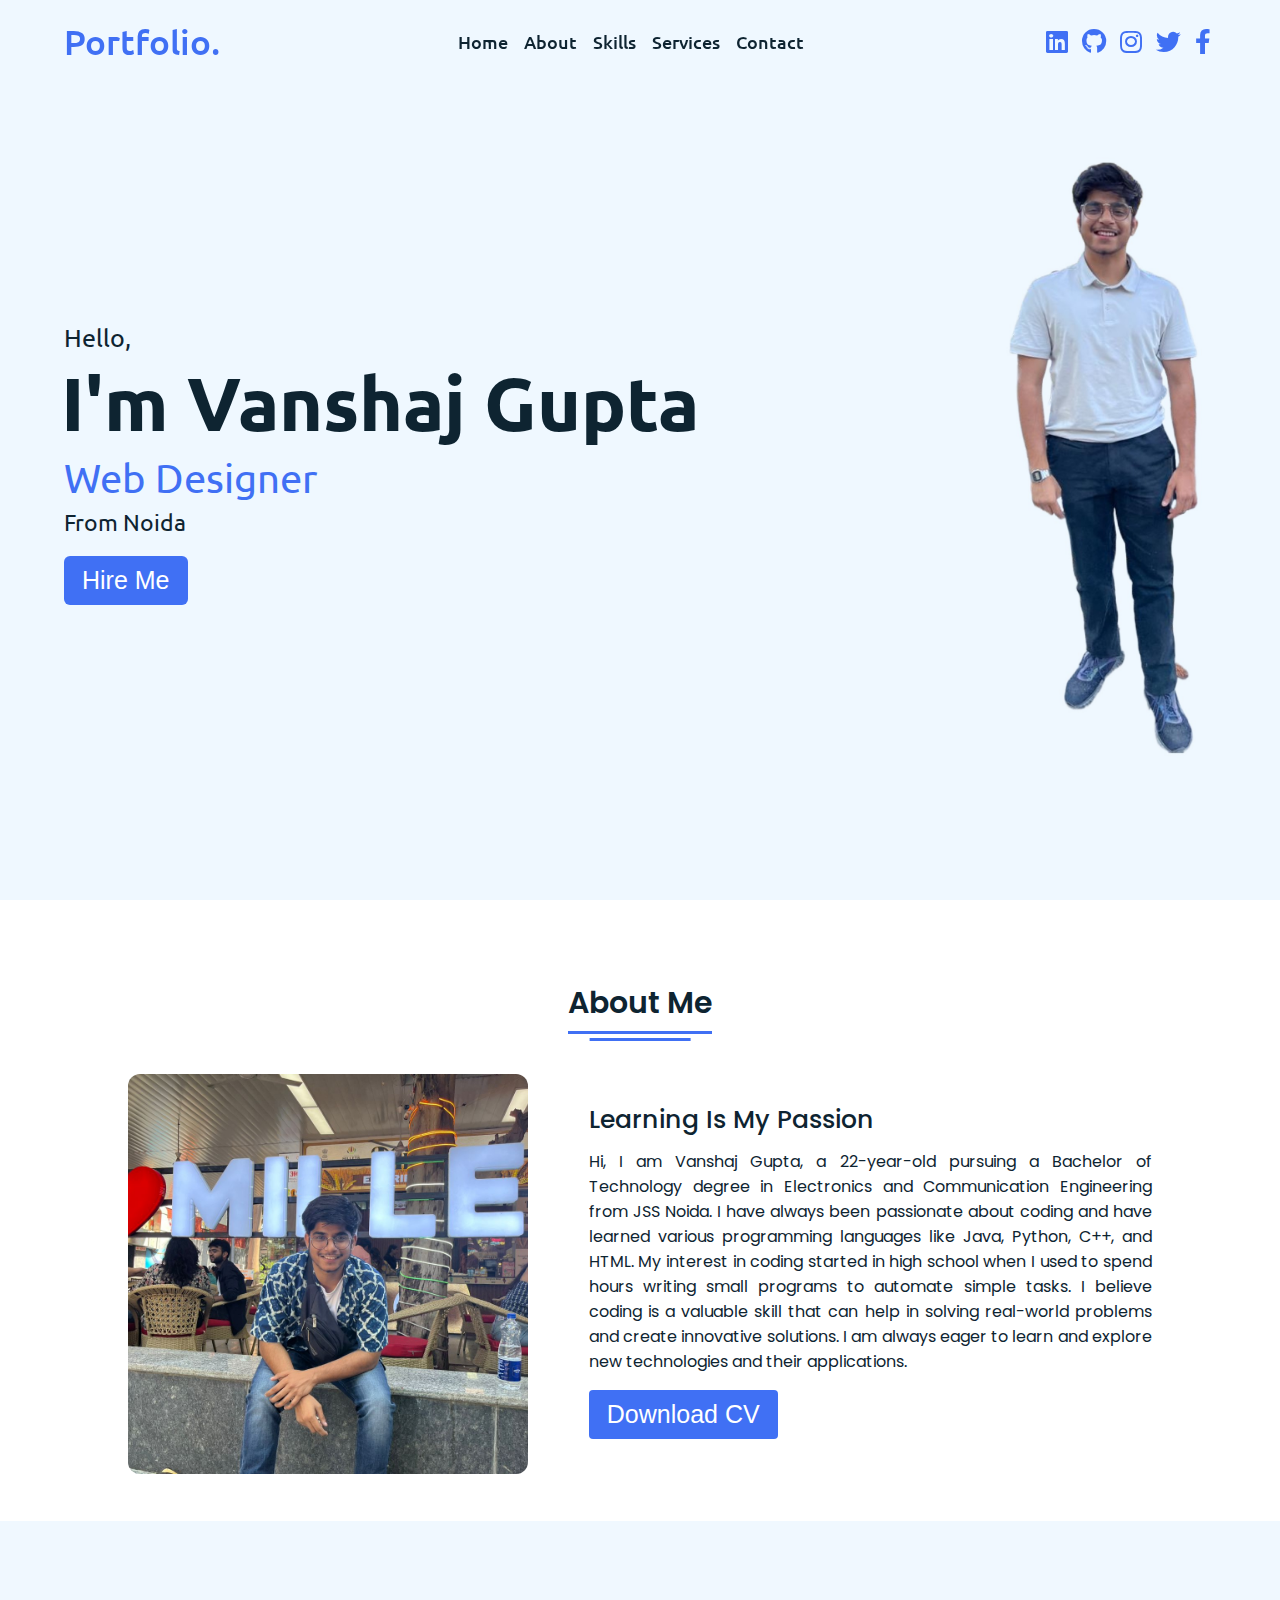
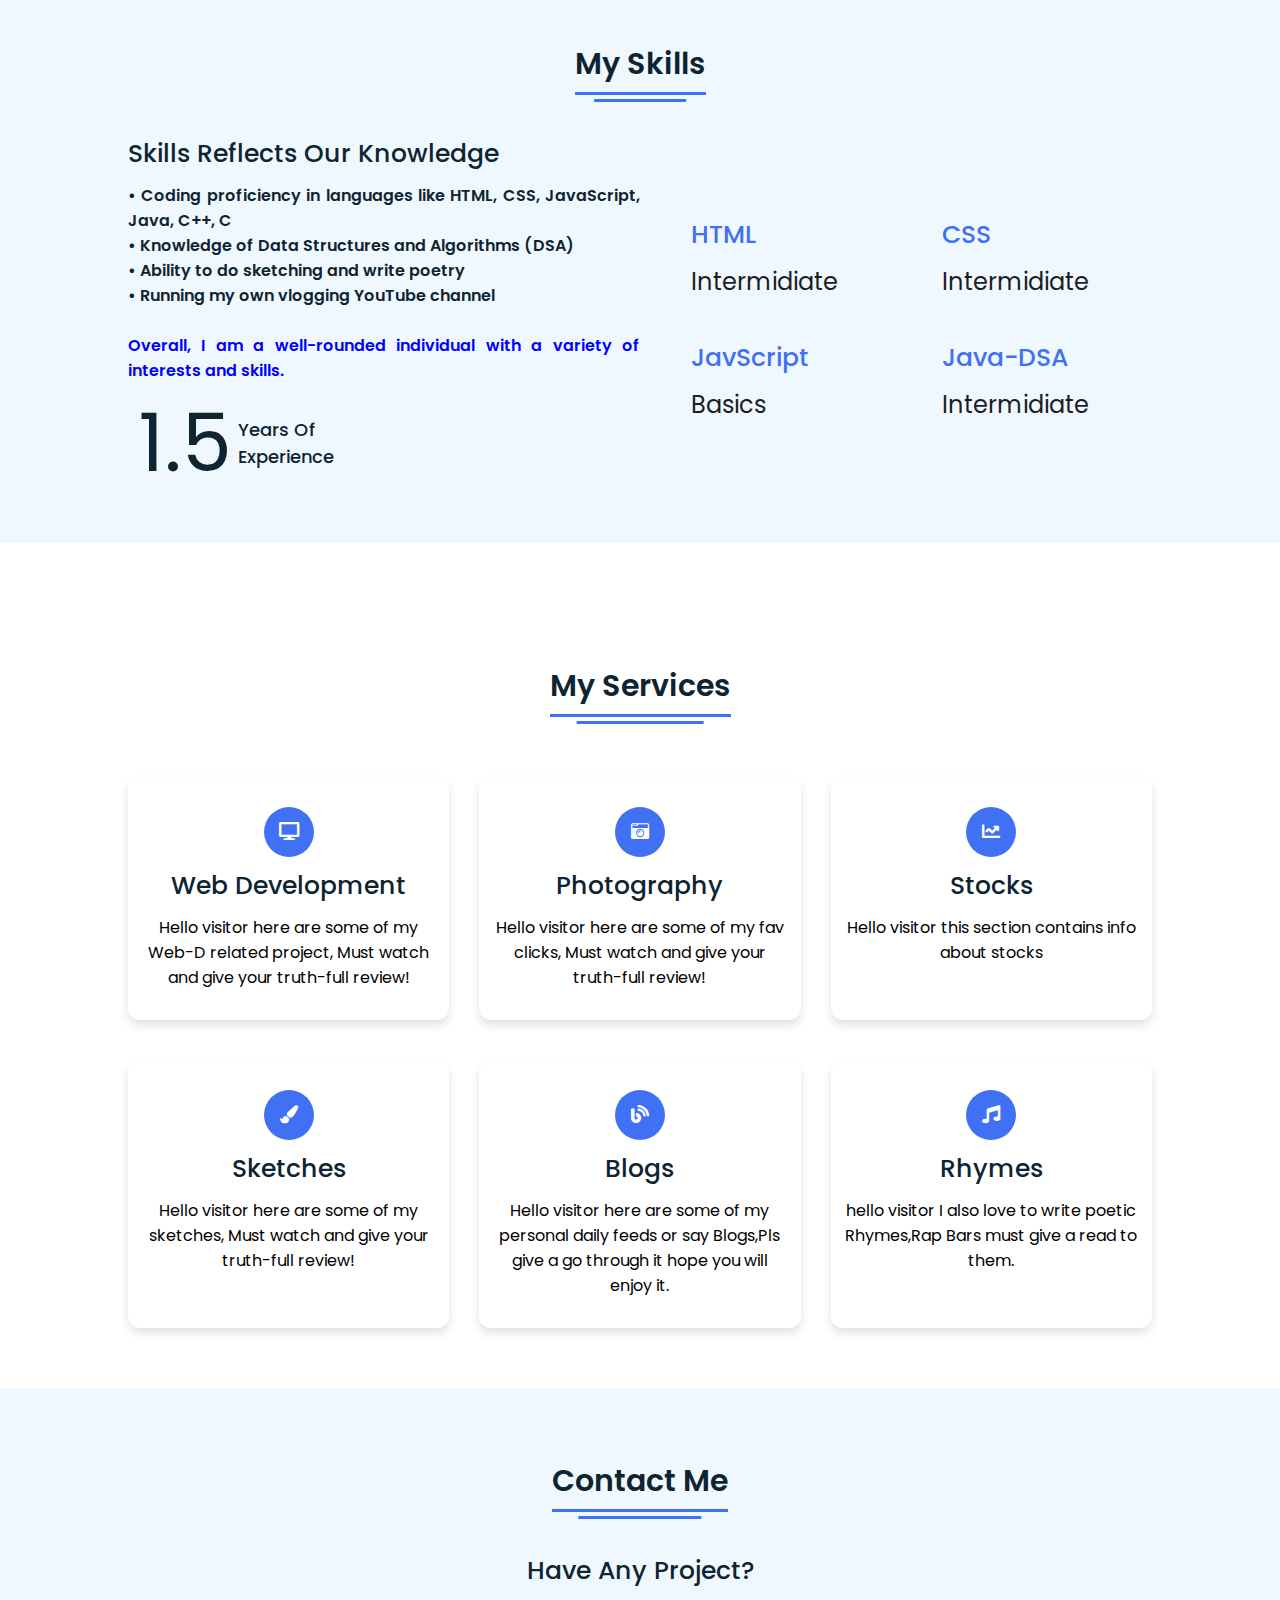
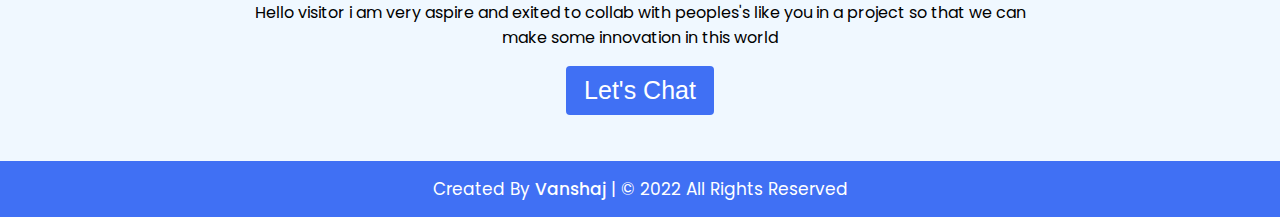
<file: index.html>
<!DOCTYPE html>
<html lang="en" dir="ltr">

<head>
    <meta charset="UTF-8">
    <meta name="viewport" content="width=device-width, initial-scale=1.0">
    <!-- Fontawesome CDN Link -->
    <link rel="stylesheet" href="https://cdnjs.cloudflare.com/ajax/libs/font-awesome/5.15.2/css/all.min.css" />
    <link rel="stylesheet" href="style.css">
    <title> itsyourvanshaj.in</title>
</head>

<body>
    <!-- Move to up button -->
    <div class="scroll-button">
        <a href="#home"><i class="fas fa-arrow-up"></i></a>
    </div>
    <!-- navgaition menu -->
    <nav>
        <div class="navbar">
            <div class="logo"><a href="#">Portfolio.</a></div>
            <ul class="menu">
                <li><a href="#home">Home</a></li>
                <li><a href="#about">About</a></li>
                <li><a href="#skills">Skills</a></li>
                <li><a href="#services">Services</a></li>
                <li><a href="#contact">Contact</a></li>
                <div class="cancel-btn">
                    <i class="fas fa-times"></i>
                </div>
            </ul>
            <div class="media-icons">
                <a href="https://www.linkedin.com/in/vanshajgupta01/"><i class="fab fa-linkedin"></i></a>
                <a href="https://github.com/IMVanshajGupta"><i class="fab fa-github"></i></a>
                <a href="https://www.instagram.com/vanshajguptaa/"><i class="fab fa-instagram"></i></a>
                <a href="https://twitter.com/Vanshaj21216892"><i class="fab fa-twitter"></i></a>
                <a href="https://www.facebook.com/vanshaj.varshney.73"><i class="fab fa-facebook-f"></i></a>
            </div>
        </div>
        <div class="menu-btn">
            <i class="fas fa-bars"></i>
        </div>
    </nav>

    <!-- Home Section Start -->
    <section class="home" id="home">
        <div class="home-content">
            <div class="text">
                <div class="text-one">Hello,</div>
                <div class="text-two">I'm Vanshaj Gupta</div>
                <div class="text-three">Web Designer</div>
                <div class="text-four">From Noida</div>
            </div>
            <div class="button">
                <button class="hireBtn">Hire Me</button>
            </div>
        </div>
    </section>

    <!-- About Section Start -->
    <section class="about" id="about">
        <div class="content">
            <div class="title"><span>About Me</span></div>
            <div class="about-details">
                <div class="left">
                    <img src="images/about.jpg" alt="Profile-Photo">
                </div>
                <div class="right">
                    <div class="topic">Learning Is My Passion</div>
                    <p>Hi, I am Vanshaj Gupta, a 22-year-old pursuing a Bachelor of Technology degree in Electronics and
                        Communication Engineering from JSS Noida. I have always been passionate about coding and have
                        learned various programming languages like Java, Python, C++, and HTML. My interest in coding
                        started in high school when I used to spend hours writing small programs to automate simple
                        tasks. I believe coding is a valuable skill that can help in solving real-world problems and
                        create innovative solutions. I am always eager to learn and explore new technologies and their
                        applications.
                    </p>
                    <div class="button">
                        <button class="CVBtn">Download CV</button>
                    </div>
                </div>
            </div>
        </div>
    </section>

    <!-- My Skill Section Start -->
    <!-- Section Tag and Other Div will same where we need to put same CSS -->
    <section class="skills" id="skills">
        <div class="content">
            <div class="title"><span>My Skills</span></div>
            <div class="skills-details">
                <div class="text">
                    <div class="topic">Skills Reflects Our Knowledge</div>
                    <p style="font-weight: 600;">&#x2022 Coding proficiency in languages like HTML, CSS,
                        JavaScript, Java, C++, C </p>
                    <p style="font-weight: 600;">&#x2022 Knowledge of Data Structures and Algorithms (DSA) </p>
                    <p style="font-weight: 600;">&#x2022 Ability to do sketching and write poetry </p>
                    <p style="font-weight: 600;"> &#x2022 Running my own vlogging YouTube channel </p>
                    <br>
                    <p style="font-weight: 600;color:blue ;"> Overall, I am a well-rounded individual with a variety of
                        interests and skills.</p>

                    <div class="experience">
                        <div class="num">1.5</div>
                        <div class="exp">Years Of <br> Experience</div>
                    </div>
                </div>
                <div class="boxes">
                    <div class="box">
                        <div class="topic">HTML</div>
                        <div class="per">Intermidiate</div>
                    </div>
                    <div class="box">
                        <div class="topic">CSS</div>
                        <div class="per">Intermidiate</div>
                    </div>
                    <div class="box">
                        <div class="topic">JavScript</div>
                        <div class="per">Basics</div>
                    </div>
                    <div class="box">
                        <div class="topic">Java-DSA</div>
                        <div class="per">Intermidiate</div>
                    </div>
                </div>
            </div>
        </div>
    </section>

    <!-- My Services Section Start -->
    <section class="services" id="services">
        <div class="content">
            <div class="title"><span>My Services</span></div>
            <div class="boxes">
                <div class="box web-development">
                    <div class="icon">
                        <i class="fas fa-desktop"></i>
                    </div>
                    <div class="topic">Web Development</div>
                    <p>Hello visitor here are some of my Web-D related project, Must watch and give your truth-full
                        review!
                    </p>
                </div>
                <div class="box photography">
                    <div class="icon">
                        <i class="fas fa-camera-retro"></i>
                    </div>
                    <div class="topic">Photography</div>
                    <p>Hello visitor here are some of my fav clicks, Must watch and give your truth-full review!</p>
                </div>
                <div class="box stocks">
                    <div class="icon">
                        <i class="fas fa-chart-line"></i>
                    </div>
                    <div class="topic">Stocks</div>
                    <p>Hello visitor this section contains info about stocks</p>
                </div>
                <div class="box sketches">
                    <div class="icon">
                        <i class="fas fa-paint-brush"></i>
                    </div>
                    <div class="topic">Sketches</div>
                    <p>Hello visitor here are some of my sketches, Must watch and give your truth-full review!</p>
                </div>
                <div class="box blogs">
                    <div class="icon">
                        <i class="fas fa-blog"></i>
                    </div>
                    <div class="topic">Blogs</div>
                    <p>Hello visitor here are some of my personal daily feeds or say Blogs,Pls give a go through it hope
                        you will enjoy it.</p>
                </div>
                <div class="box poetry">
                    <div class="icon">
                        <i class="fas fa-music"></i>
                    </div>
                    <div class="topic">Rhymes</div>
                    <p>hello visitor I also love to write poetic Rhymes,Rap Bars must give a read to them. </p>
                </div>
            </div>
        </div>
    </section>

    <!-- Contact Me section Start -->
    <section class="contact" id="contact">
        <div class="content">
            <div class="title"><span>Contact Me</span></div>
            <div class="text">
                <div class="topic">Have Any Project?</div>
                <p>Hello visitor i am very aspire and exited to collab with peoples's like you in a project so that we
                    can make some innovation in this world</p>
                <div class="button">
                    <button class="chatBtn">Let's Chat</button>
                </div>
            </div>
        </div>
    </section>

    <!-- Footer Section Start -->
    <footer>
        <div class="text">
            <span>Created By <a href="#">Vanshaj</a> | &#169; 2022 All Rights Reserved</span>
        </div>
    </footer>

    <script src="script.js"></script>

</body>

</html>
</file>
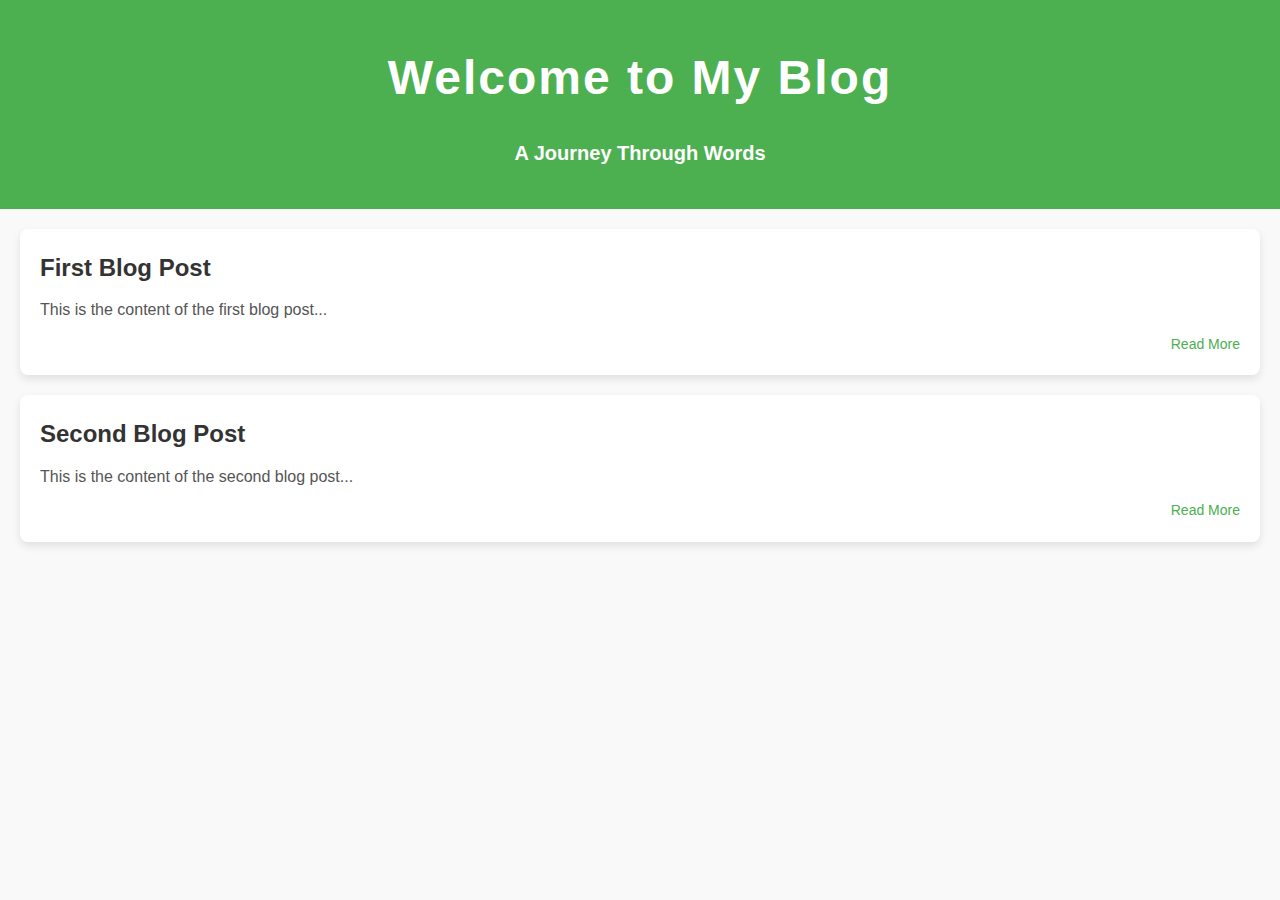
<file: blogs/index.html>
<!DOCTYPE html>
<html lang="en">
<head>
  <meta charset="UTF-8">
  <meta name="viewport" content="width=device-width, initial-scale=1.0">
  <title>My Blog Page</title>
  <link rel="stylesheet" href="blogstyle.css">
</head>
<body>
  <header>
    <h1 class="heading">Welcome to My Blog</h1>
    <p class="tagline">A Journey Through Words</p>
  </header>
  <main>
    <section class="blog-posts">
      <!-- Blog post items will be dynamically added here using JavaScript -->
    </section>
  </main>
  <script src="blogscript.js"></script>
</body>
</html>
</file>
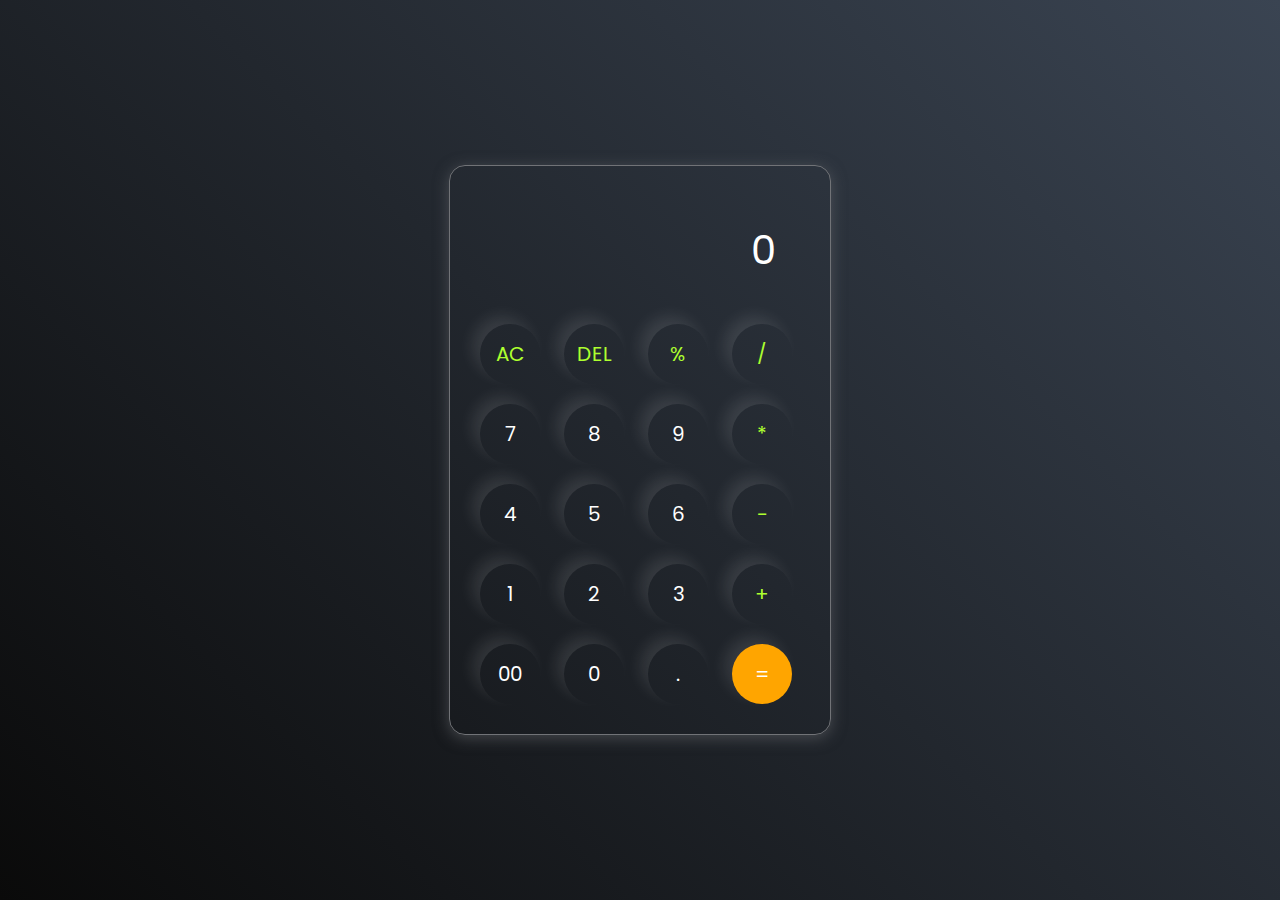
<file: CALCULATOR/index.html>
<!DOCTYPE html>
<html lang="en">

<head>
    <meta charset="UTF-8">
    <meta http-equiv="X-UA-Compatible" content="IE=edge">
    <meta name="viewport" content="width=device-width, initial-scale=1.0">
    <link rel="stylesheet" href="style.css">
    <title>CALCULATOR</title>
</head>

<body>
    <div class="calculator">
        <input type="text" placeholder="0" id="inputBox">
        <div>
            <button class="operator">AC</button>
            <button class="operator">DEL</button>
            <button class="operator">%</button>
            <button class="operator">/</button>
        </div>
        <div>
            <button>7</button>
            <button>8</button>
            <button>9</button>
            <button class="operator">*</button>
        </div>
        <div>
            <button>4</button>
            <button>5</button>
            <button>6</button>
            <button class="operator">-</button>
        </div>
        <div>
            <button>1</button>
            <button>2</button>
            <button>3</button>
            <button class="operator">+</button>
        </div>
        <div>
            <button>00</button>
            <button>0</button>
            <button>.</button>
            <button class="eqlbtn">=</button>
        </div>
    </div>
    <script src="script.js"></script>
</body>
</html>
</file>
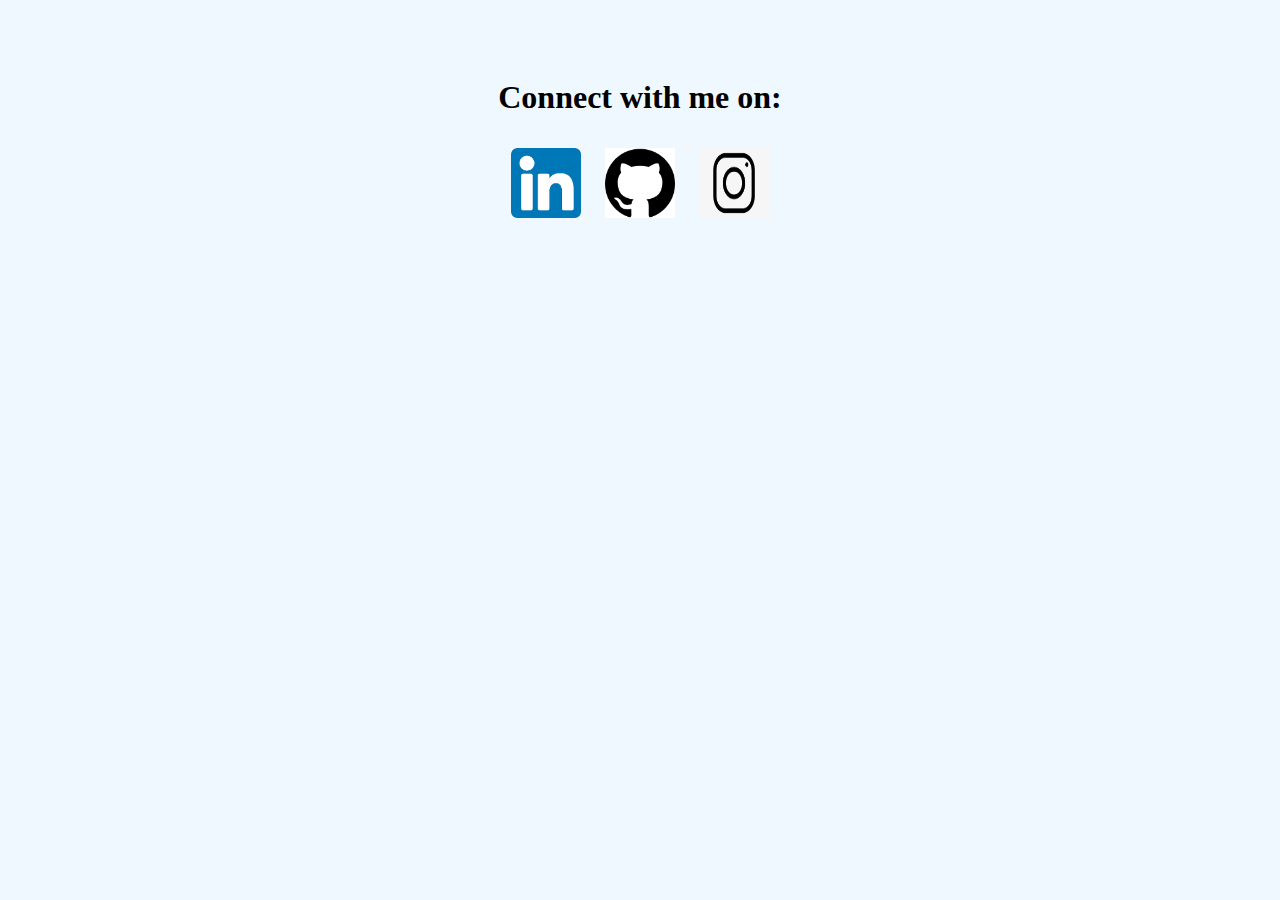
<file: chat/index.html>
<!DOCTYPE html>
<html>

<head>
	<title>letschat.in</title>
	<link rel="stylesheet" type="text/css" href="/chat/style2.css">
</head>

<body>
	<div class="container">
		<h1>Connect with me on:</h1>
		<div class="icons">
			<img src="/chat/assest/linkedin.png" alt="LinkedIn">
			<img src="/chat/assest/github.png" alt="GitHub">
			<img src="/chat/assest/instagram.png" alt="Instagram">
		</div>
	</div>

	<script src="/chat/script2.js"></script>
</body>
</html>
<!-- style2 and script2 -->
</file>
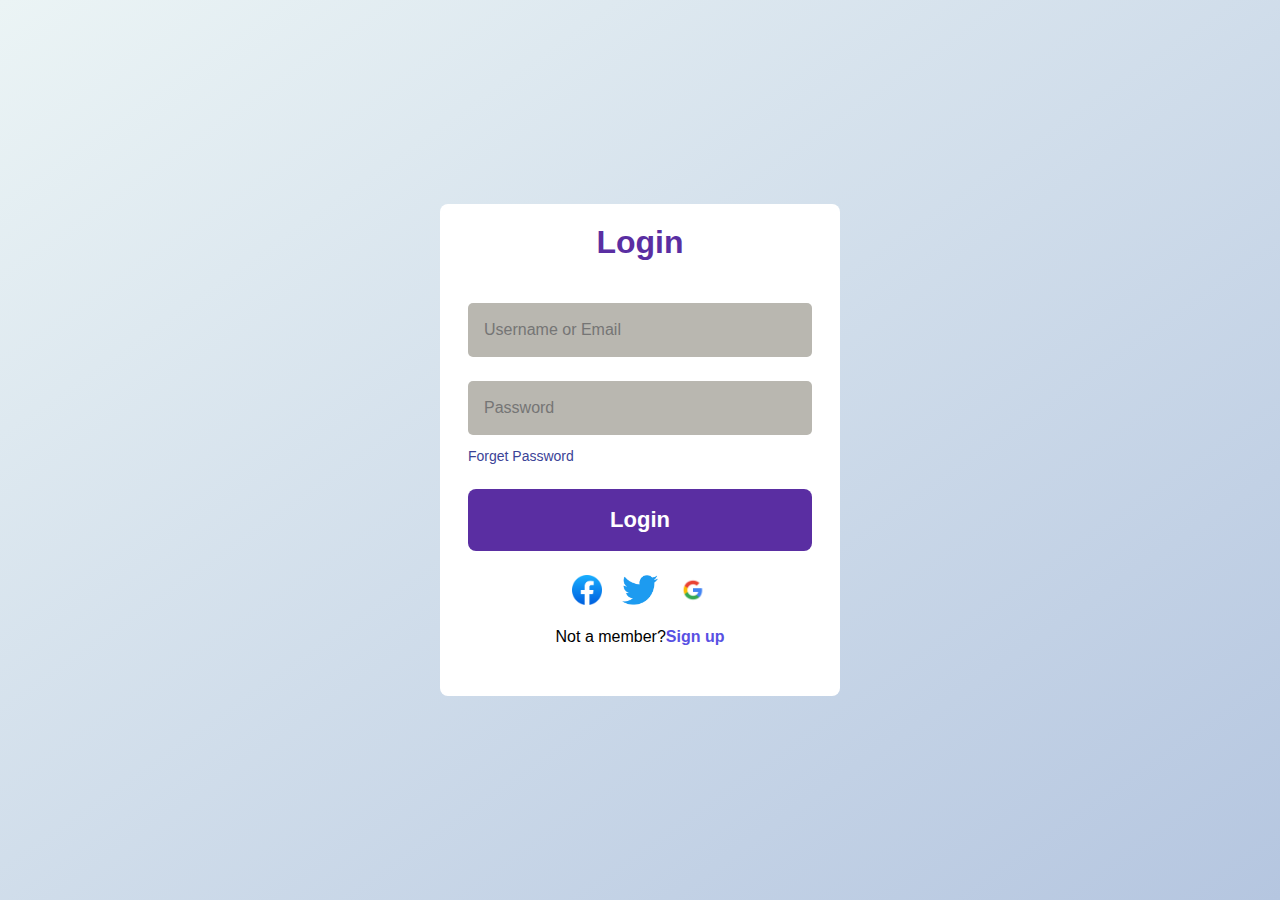
<file: FORM/index.html>
<!DOCTYPE html>
<html lang="en">

<head>
    <meta charset="UTF-8">
    <meta http-equiv="X-UA-Compatible" content="IE=edge">
    <meta name="viewport" content="width=device-width, initial-scale=1.0">
    <link rel="stylesheet" href="style.css">
    <title>FORM</title>
</head>
<div class="container">
    <div class="form-box">
        <header>
            <h1 id="title">Login</h1>
        </header>
        <form action="">
            <input type="text" placeholder="Name" id="nameField">
            <input type="email" placeholder="Username or Email ">
            <input type="password" placeholder="Password">
            <a href="">Forget Password</a>
            <input type="button" value="Login" id="signinBtn">
            <div class="links">
                <a href=""><img src="./Assests/f.webp" falt=""></a>
                <a href=""><img src="./Assests/t.png" alt=""></a>
                <a href=""><img src="./Assests/g.png" alt=""></a>
            </div>
            <p class="signup">Not a member?<a href="#" id="signupBtn">Sign up</a></p>
        </form>
    </div>
</div>

<body>
    <script src="script.js"></script>
</body>

</html>
</file>
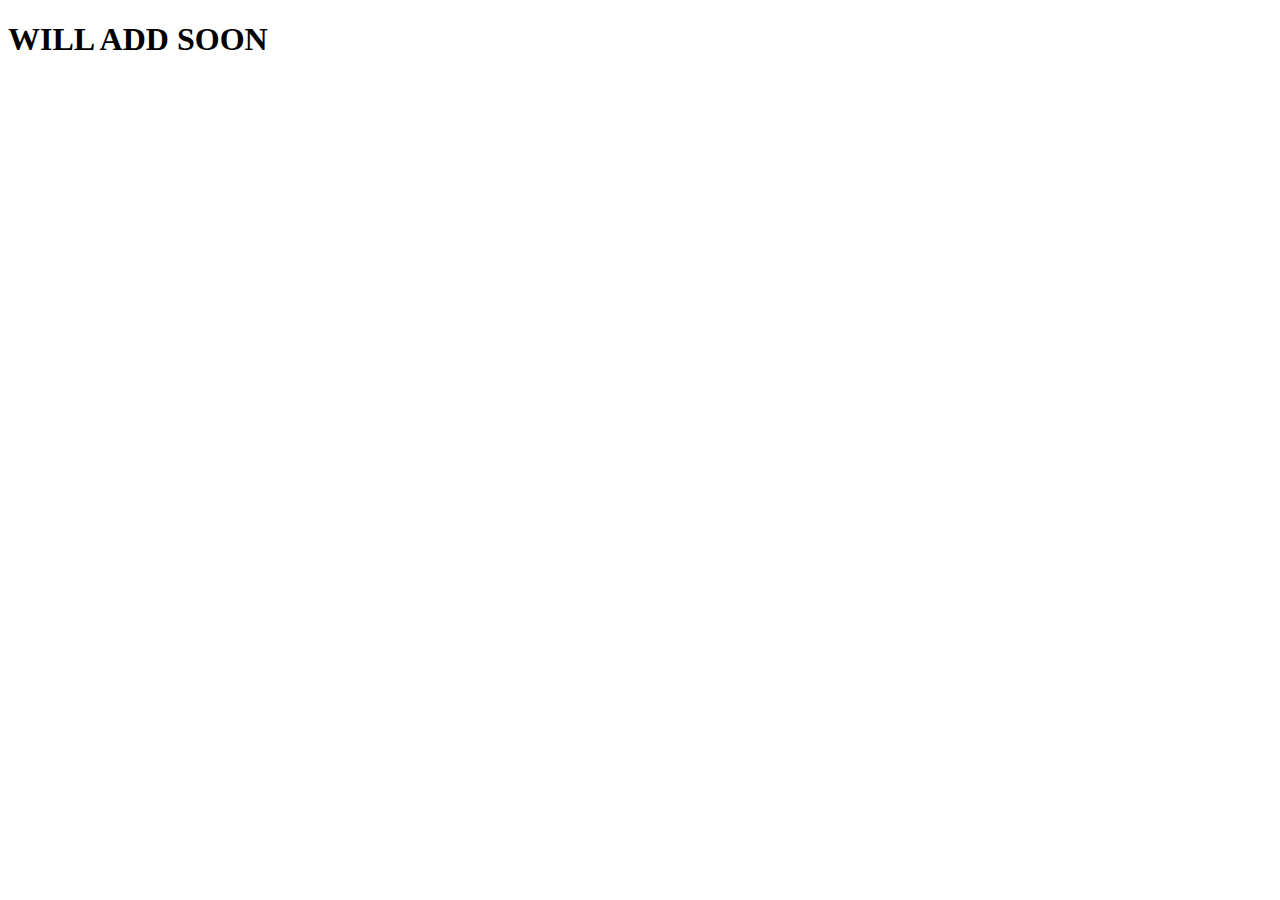
<file: photography/index.html>
<!DOCTYPE html>
<html lang="en">

<head>
    <meta charset="UTF-8">
    <meta http-equiv="X-UA-Compatible" content="IE=edge">
    <meta name="viewport" content="width=device-width, initial-scale=1.0">
    <title>itsmyphotos.in</title>
</head>

<body>
    <h1>WILL ADD SOON</h1>
</body>

</html>
</file>
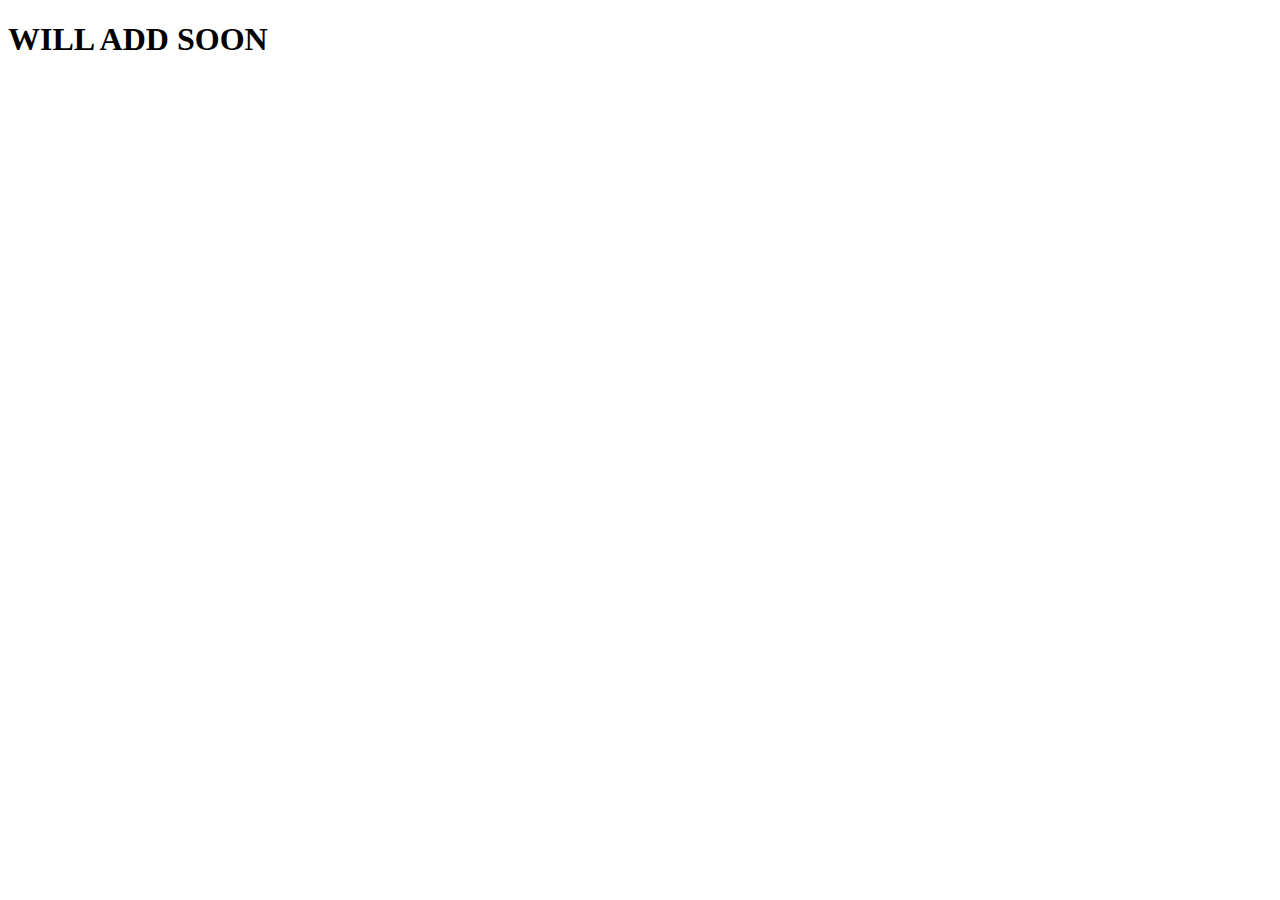
<file: poetry/index.html>
<!DOCTYPE html>
<html lang="en">

<head>
    <meta charset="UTF-8">
    <meta http-equiv="X-UA-Compatible" content="IE=edge">
    <meta name="viewport" content="width=device-width, initial-scale=1.0">
    <title>itsmyrhyme.in</title>
</head>

<body>
    <h1>WILL ADD SOON</h1>
</body>

</html>
</file>
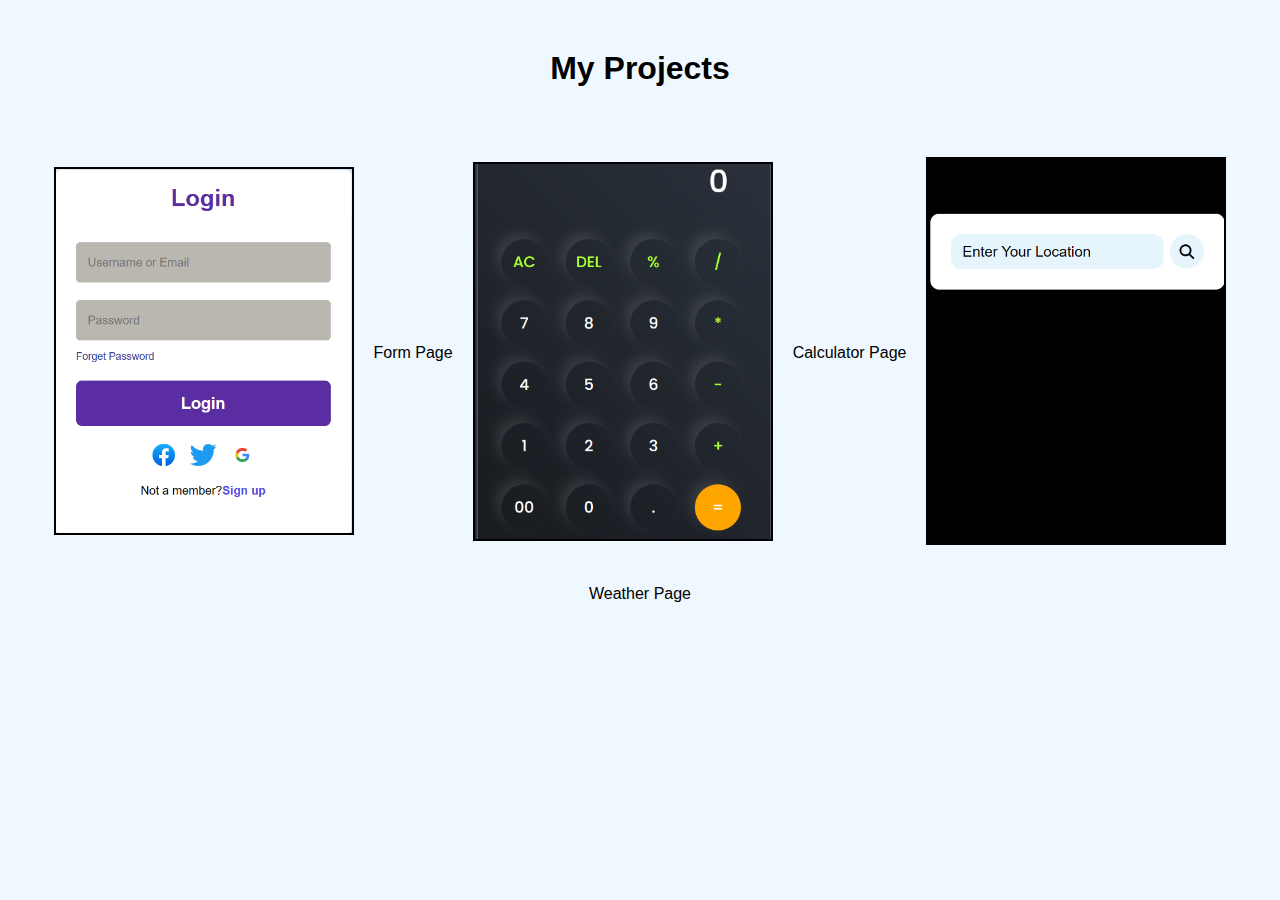
<file: projects/index.html>
<!DOCTYPE html>
<html>

<head>
	<meta name="viewport" content="width=device-width, initial-scale=1.0">
	<title>mywebpages</title>
	<link rel="stylesheet" href="projectstyle.css">
</head>

<body>
	<h1>My Projects</h1>
	<div class="container">
		<a href="/FORM/index.html" target="_blank"><img src="/projects/assest/FormPhoto.png" alt="Form-Web"></a>
		<p>Form Page</p>
		<a href="/CALCULATOR/index.html" target="_blank"><img src="/projects/assest/Calculator.png" alt="Calculator-Web"></a>
		<p>Calculator Page</p>

		<a href="/WEATHER/index.html" target="_blank"><img src="/projects/assest/Weather.png" alt="Weather-Web"></a>
		<p>Weather Page</p>
	</div>
</body>

</html>
<!-- style3 and script3 -->
</file>
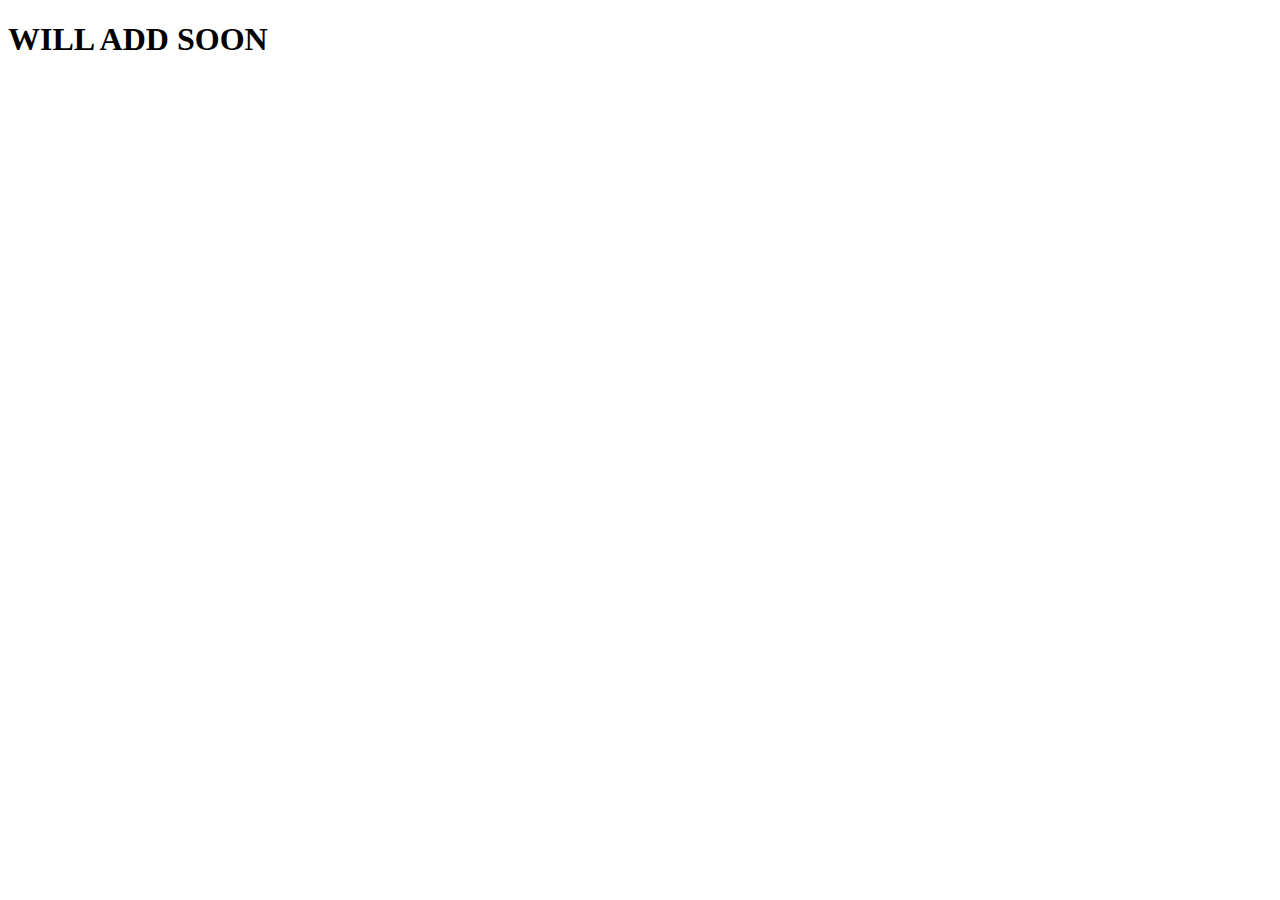
<file: sketches/index.html>
<!DOCTYPE html>
<html lang="en">

<head>
    <meta charset="UTF-8">
    <meta http-equiv="X-UA-Compatible" content="IE=edge">
    <meta name="viewport" content="width=device-width, initial-scale=1.0">
    <title>itsmysketches.in</title>
</head>

<body>
    <h1>WILL ADD SOON </h1>
</body>

</html>
</file>
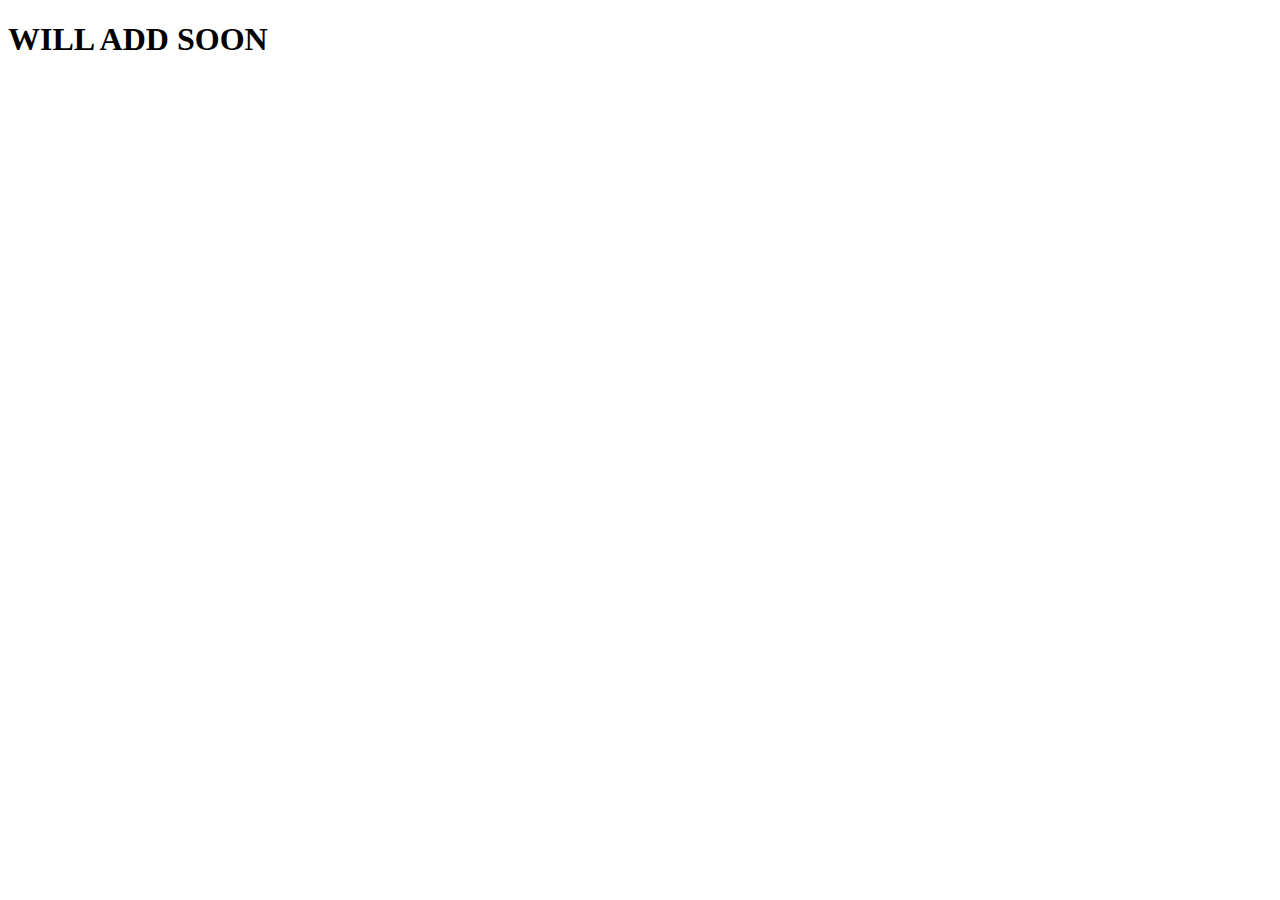
<file: stocks/index.html>
<!DOCTYPE html>
<html lang="en">

<head>
    <meta charset="UTF-8">
    <meta http-equiv="X-UA-Compatible" content="IE=edge">
    <meta name="viewport" content="width=device-width, initial-scale=1.0">
    <title>itsmystocks.in</title>
</head>

<body>
    <h1>WILL ADD SOON </h1>
</body>

</html>
</file>
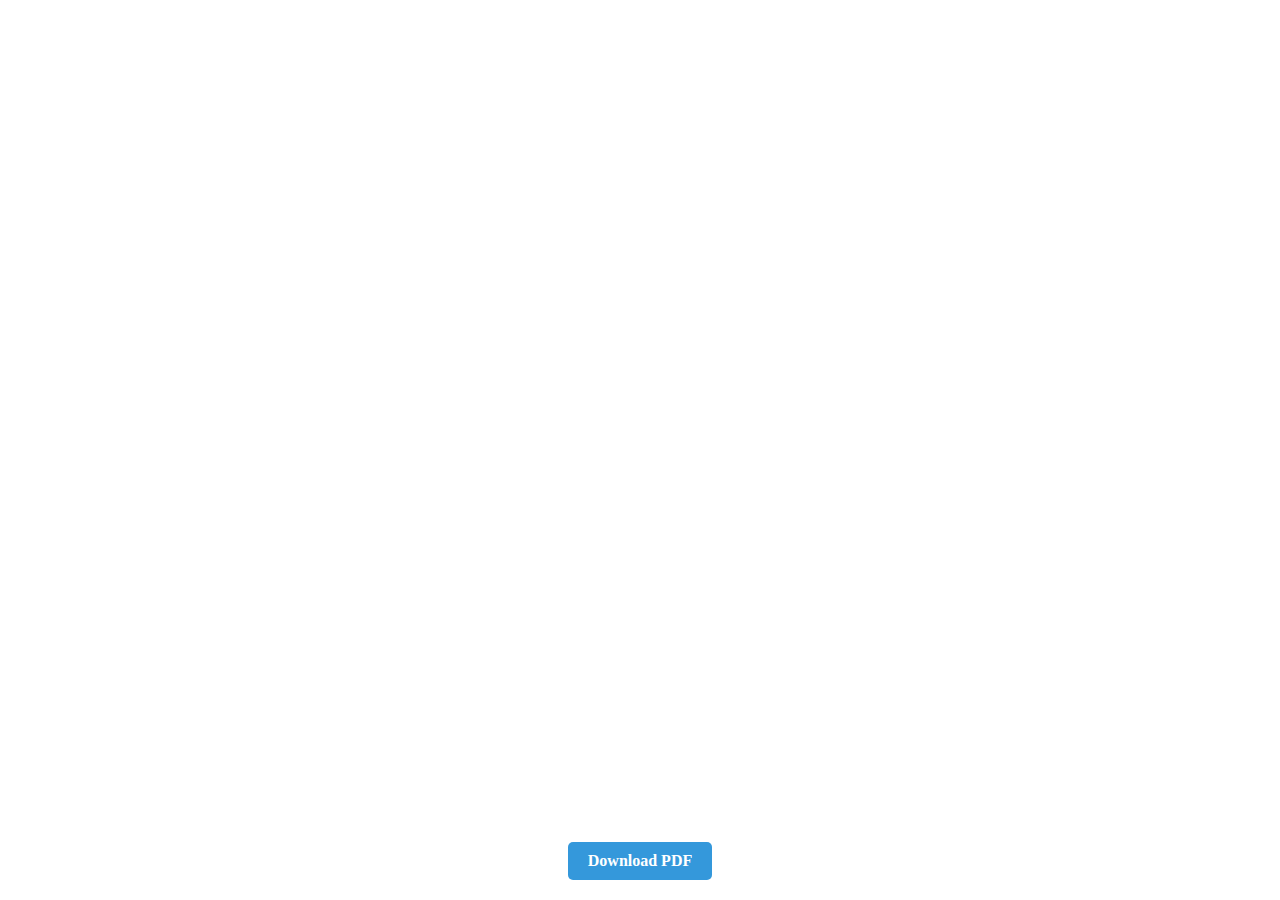
<file: cv/resume.html>
<!DOCTYPE html>
<html>

<head>
    <meta charset="UTF-8">
    <meta name="viewport" content="width=device-width, initial-scale=1.0">
    <title>PDF Viewer</title>
    <link rel="stylesheet" type="text/css" href="/cv/style1.css">
</head>

<body>
    <div class="pdf-container">
        <iframe src="/cv/assest/Vanshaj Resume.pdf" class="pdf-viewer"></iframe>
        <div class="pdf-controls">
            <a href="/cv/assest/Vanshaj Resume.pdf" download class="pdf-download">Download PDF</a>
        </div>
    </div>

    <script src="/cv/script1.js"></script>
</body>

</html>

<!-- script1 and style1 -->
</file>
<file: style.css>
/* Google Font CDN Link */
@import url('https://fonts.googleapis.com/css2?family=Poppins:wght@400;500;600;700&family=Ubuntu:wght@400;500;700&display=swap');

* {
  margin: 0;
  padding: 0;
  box-sizing: border-box;
  text-decoration: none;
  scroll-behavior: smooth;
}

/* Custom Scroll Bar CSS */
::-webkit-scrollbar {
  width: 10px;
}

::-webkit-scrollbar-track {
  background: #f1f1f1;
}

::-webkit-scrollbar-thumb {
  background: #6e93f7;
  border-radius: 12px;
  transition: all 0.3s ease;
}

::-webkit-scrollbar-thumb:hover {
  background: #4070f4;
}

/* navbar styling */
nav {
  position: fixed;
  width: 100%;
  padding: 20px 0;
  z-index: 998;
  transition: all 0.3s ease;
  font-family: 'Ubuntu', sans-serif;
}

nav.sticky {
  background: #4070f4;
  padding: 13px 0;
}

nav .navbar {
  width: 90%;
  display: flex;
  justify-content: space-between;
  align-items: center;
  margin: auto;
}

nav .navbar .logo a {
  font-weight: 500;
  font-size: 35px;
  color: #4070f4;
}

nav.sticky .navbar .logo a {
  color: #fff;
}

nav .navbar .menu {
  display: flex;
  position: relative;
}

nav .navbar .menu li {
  list-style: none;
  margin: 0 8px;
}

.navbar .menu a {
  font-size: 18px;
  font-weight: 500;
  color: #0E2431;
  padding: 6px 0;
  transition: all 0.4s ease;
}

.navbar .menu a:hover {
  color: #4070f4;
}

nav.sticky .menu a {
  color: #FFF;
}

nav.sticky .menu a:hover {
  color: #0E2431;
}

.navbar .media-icons a {
  color: #4070f4;
  font-size: 25px;
  margin: 0 5px;
}

nav.sticky .media-icons a {
  color: #FFF;
}

/* Side Navigation Menu Button CSS */
nav .menu-btn,
.navbar .menu .cancel-btn {
  position: absolute;
  color: #fff;
  right: 7px;
  top: 25px;
  font-size: 27px;
  cursor: pointer;
  transition: all 0.3s ease;
  display: none;
}

nav .menu-btn {
  color: #4070f4;
}

nav.sticky .menu-btn {
  color: #FFF;
}

.navbar .menu .menu-btn {
  color: #fff;
}

/* home section styling */
.home {
  height: 100vh;
  width: 100%;
  /* backgroundimage is here */
  background: url("images/background.jpg") no-repeat;
  background-color: #F0F8FF;
  background-size: cover;
  background-position: center;
  background-attachment: fixed;
  font-family: 'Ubuntu', sans-serif;
}

.home .home-content {
  width: 90%;
  height: 100%;
  margin: auto;
  display: flex;
  flex-direction: column;
  justify-content: center;
}

.home .text-one {
  font-size: 25px;
  color: #0E2431;
}

.home .text-two {
  color: #0E2431;
  font-size: 75px;
  font-weight: 600;
  margin-left: -3px;
}

.home .text-three {
  font-size: 40px;
  margin: 5px 0;
  color: #4070f4;
}

.home .text-four {
  font-size: 23px;
  margin: 5px 0;
  color: #0E2431;
}

.home .button {
  margin: 14px 0;
}

.home .button button {
  outline: none;
  padding: 8px 16px;
  border-radius: 6px;
  font-size: 25px;
  font-weight: 400;
  background: #4070f4;
  color: #fff;
  cursor: pointer;
  border: 2px solid transparent;
  transition: all 0.4s ease;
}

.home .button button:hover {
  border-color: #4070f4;
  background-color: #fff;
  color: #4070f4;
}

/* About Section Styling */
/* Those Elements Where We Have Apply Same CSS,
 I'm Selecting Directly 'Section Tag' and 'Class'  */
section {
  padding-top: 40px;
}

section .content {
  width: 80%;
  margin: 40px auto;
  font-family: 'Poppins', sans-serif;
}

.about .about-details {
  display: flex;
  justify-content: space-between;
  align-items: center;
}

section .title {
  display: flex;
  justify-content: center;
  margin-bottom: 40px;
}

section .title span {
  color: #0E2431;
  font-size: 30px;
  font-weight: 600;
  position: relative;
  padding-bottom: 8px;
}

section .title span::before,
section .title span::after {
  content: '';
  position: absolute;
  height: 3px;
  width: 100%;
  background: #4070f4;
  left: 0;
  bottom: 0;
}

section .title span::after {
  bottom: -7px;
  width: 70%;
  left: 50%;
  transform: translateX(-50%);
}

.about .about-details .left {
  width: 45%;
}

.about .left img {
  height: 400px;
  width: 400px;
  object-fit: cover;
  border-radius: 12px;
}

.about-details .right {
  width: 55%;
}

section .topic {
  color: #0E2431;
  font-size: 25px;
  font-weight: 500;
  margin-bottom: 10px;
}

.about-details .right p {
  text-align: justify;
  color: #0E2431;
}

section .button {
  margin: 16px 0;
}

section .button button {
  outline: none;
  padding: 8px 16px;
  border-radius: 4px;
  font-size: 25px;
  font-weight: 400;
  background: #4070f4;
  color: #fff;
  border: 2px solid transparent;
  cursor: pointer;
  transition: all 0.4s ease;
}

section .button button:hover {
  border-color: #4070f4;
  background-color: #fff;
  color: #4070f4;
}

/* My Skills CSS */
.skills {
  background: #F0F8FF;
}

.skills .content {
  padding: 40px 0;
}

.skills .skills-details {
  display: flex;
  justify-content: space-between;
  align-items: center;
}

.skills-details .text {
  width: 50%;
}

.skills-details p {
  color: #0E2431;
  text-align: justify;
}

.skills .skills-details .experience {
  display: flex;
  align-items: center;
  margin: 0 10px;
}

.skills-details .experience .num {
  color: #0E2431;
  font-size: 80px;
}

.skills-details .experience .exp {
  color: #0E2431;
  margin-left: 20px;
  font-size: 18px;
  font-weight: 500;
  margin: 0 6px;
}

.skills-details .boxes {
  width: 45%;
  display: flex;
  flex-wrap: wrap;
  justify-content: space-between;
}

.skills-details .box {
  width: calc(100% / 2 - 20px);
  margin: 20px 0;
}

.skills-details .boxes .topic {
  font-size: 25px;
  color: #4070f4;
}

.skills-details .boxes .per {
  font-size: 1.5em;
  color: #1d1d1f;

}

/* My Services CSS */
.services .boxes {
  display: flex;
  flex-wrap: wrap;
  justify-content: space-between;
}

.services .boxes .box {
  margin: 20px 0;
  width: calc(100% / 3 - 20px);
  text-align: center;
  border-radius: 12px;
  padding: 30px 10px;
  box-shadow: 0 5px 10px rgba(0, 0, 0, 0.12);
  cursor: default;
  transition: all 0.4s ease;
}

.services .boxes .box:hover {
  background: #4070f4;
  color: #fff;
}

.services .boxes .box .icon {
  height: 50px;
  width: 50px;
  background: #4070f4;
  border-radius: 50%;
  text-align: center;
  line-height: 50px;
  font-size: 18px;
  color: #fff;
  margin: 0 auto 10px auto;
  transition: all 0.4s ease;
}

.boxes .box:hover .icon {
  background-color: #fff;
  color: #4070f4;
}

.services .boxes .box:hover .topic,
.services .boxes .box:hover p {
  color: #0E2431;
  transition: all 0.4s ease;
}

.services .boxes .box:hover .topic,
.services .boxes .box:hover p {
  color: #fff;
}

/* Contact Me CSS */
.contact {
  background: #F0F8FF;
}

.contact .content {
  margin: 0 auto;
  padding: 30px 0;
}

.contact .text {
  width: 80%;
  text-align: center;
  margin: auto;
}

/* Footer CSS */
footer {
  background: #4070f4;
  padding: 15px 0;
  text-align: center;
  font-family: 'Poppins', sans-serif;
}

footer .text span {
  font-size: 17px;
  font-weight: 400;
  color: #fff;
}

footer .text span a {
  font-weight: 500;
  color: #FFF;
}

footer .text span a:hover {
  text-decoration: underline;
}

/* Scroll TO Top Button CSS */
.scroll-button a {
  position: fixed;
  bottom: 20px;
  right: 20px;
  color: #fff;
  background: #4070f4;
  padding: 7px 12px;
  ;
  font-size: 18px;
  border-radius: 6px;
  box-shadow: rgba(0, 0, 0, 0.15);
  display: none;
}

/* Responsive Media Query */
@media (max-width: 1190px) {
  section .content {
    width: 85%;
  }
}

@media (max-width: 1000px) {
  .about .about-details {
    justify-content: center;
    flex-direction: column;
  }

  .about .about-details .left {
    display: flex;
    justify-content: center;
    width: 100%;
  }

  .about-details .right {
    width: 90%;
    margin: 40px 0;
  }

  .services .boxes .box {
    margin: 20px 0;
    width: calc(100% / 2 - 20px);
  }
}

@media (max-width: 900px) {
  .about .left img {
    height: 350px;
    width: 350px;
  }
}

@media (max-width: 750px) {
  nav .navbar {
    width: 90%;
  }

  nav .navbar .menu {
    position: fixed;
    left: -100%;
    top: 0;
    background: #0E2431;
    height: 100vh;
    max-width: 400px;
    width: 100%;
    padding-top: 60px;
    flex-direction: column;
    align-items: center;
    transition: all 0.5s ease;
  }

  .navbar.active .menu {
    left: 0;
  }

  nav .navbar .menu a {
    font-size: 23px;
    display: block;
    color: #fff;
    margin: 10px 0;
  }

  nav.sticky .menu a:hover {
    color: #4070f4;
  }

  nav .navbar .media-icons {
    display: block;
  }

  nav .menu-btn,
  .navbar .menu .cancel-btn {
    display: block;
  }

  .home .text-two {
    font-size: 65px;
  }

  .home .text-three {
    font-size: 35px;
  }

  .skills .skills-details {
    align-items: center;
    justify-content: center;
    flex-direction: column;
  }

  .skills-details .text {
    width: 100%;
    margin-bottom: 50px;
  }

  .skills-details .boxes {
    justify-content: center;
    align-items: center;
    width: 100%;
  }

  .services .boxes .box {
    margin: 20px 0;
    width: 100%;
  }

  .contact .text {
    width: 100%;
  }
}

@media (max-width: 500px) {
  .home .text-two {
    font-size: 55px;
  }

  .home .text-three {
    font-size: 33px;
  }

  .skills-details .boxes .per {
    font-size: 20px;
    color: #000000;
  }
}
</file>
<file: CALCULATOR/style.css>
@import url('https://fonts.googleapis.com/css2?family=Poppins:wght@500&display=swap');

* {
    margin: 0;
    padding: 0;
    box-sizing: border-box;
    font-family: 'Poppins', sans-serif;
}

body {
    width: 100%;
    height: 100vh;
    display: flex;
    justify-content: center;
    align-items: center;
    background: linear-gradient(45deg, #0a0a0a, #3a4452)
}

.calculator {
    border: 1px solid #717377;
    padding: 20px;
    background: transparent;
    border-radius: 16px;
    box-shadow: 0px 3px 15px rgba(113, 115, 119, 0.5);
    /* alpha is shadow's opacity */
}

input {
    width: 320px;
    border: none;
    padding: 24px;
    margin: 10px;
    background: transparent;
    box-shadow: 0px 3px 15px rgbs(84px, 84px, 84px, 0.1);
    font-size: 40px;
    text-align: right;
    cursor: pointer;
    color: white;
}

input::placeholder {
    color: #ffffff;
}

button {
    border: none;
    width: 60px;
    height: 60px;
    margin: 10px;
    border-radius: 50%;
    background: transparent;
    cursor: pointer;
    color: #ffffff;
    font-size: 20px;
    box-shadow: -8px -8px 15px rgba(255, 255, 255, 0.1);
}

.eqlbtn {
    background-color: orange;
}

.operator {
    color: greenyellow;
}
</file>
<file: chat/style2.css>
body {
	background-color: #F0F8FF;
}

.container {
	margin: auto;
	width: 80%;
	text-align: center;
	padding-top: 50px;
}

.icons img {
	width: 70px;
	height: 70px;
	margin: 10px;
	cursor: pointer;
	transition: all 0.3s ease-in-out;
}

.icons img:hover {
	transform: scale(1.2);
}

@media only screen and (max-width: 768px) {
	.container {
		width: 90%;
	}

	.icons img {
		width: 50px;
		height: 50px;
		margin: 5px;
	}
}
</file>
<file: FORM/style.css>
* {
    margin: 0;
    padding: 0;
    box-sizing: border-box;
    font-family: sans-serif;
}

.container {
    width: 100%;
    height: 100vh;
    background: linear-gradient(to right bottom, #ebf4f5, #b5c6e0);
    display: flex;
    justify-content: center;
    align-items: center;
}

.form-box {
    width: 50%;
    max-width: 400px;
    background-color: #ffffff;
    border-radius: 8px;
    padding: 20px 28px;
    margin-inline: 20px;
}

.form-box header h1 {
    text-align: center;
    color: rgb(90, 46, 162);
}

.form-box form {
    margin-block: 30px;
}

input {
    width: 100%;
    padding: 18px 16px;
    border: none;
    outline: none;
    background-color: rgb(185, 183, 176);
    border-radius: 5px;
    font-size: 16px;
    margin: 12px 0;
}

input[type="text"] {
    display: none;
}

a {
    text-decoration: none;
    color: rgb(59, 67, 151);
    font-size: 14px;
}

#signinBtn {
    margin-block: 24px;
    background-color: rgb(90, 46, 162);
    color: white;
    font-size: 22px;
    font-weight: 700;
    transition: .5s;
    cursor: pointer;
    border-radius: 8px;
}

#signinBtn:hover {
    background-color: rgb(40, 13, 83);
}

.links {
    display: flex;
    justify-content: center;
}

.links a img {
    max-height: 30px;
    margin-inline: 10px;
}

.signup {
    text-align: center;
    margin-block: 20px;
}

.signup a {
    font-size: 16px;
    font-weight: 700;
    color: #5851e3;
}

.signup a:hover {
    color: #342ea4;
    text-decoration: underline 2px;
    text-underline-offset: 4px;

}

@media screen and (max-width:700px) {
    .form-box {
        width: 100px;
    }
}
</file>
<file: projects/projectstyle.css>
* {
	box-sizing: border-box;
}

body {
	font-family: sans-serif;
	background-color: #F0F8FF;
}

h1 {
	text-align: center;
	margin-top: 50px;
}

.container {
	display: flex;
	flex-wrap: wrap;
	justify-content: center;
	align-items: center;
	margin-top: 50px;
}

.container a {
	flex-basis: 300px;
	margin: 20px;
}

.container img {
	width: 100%;
	height: auto;
	border: 2px solid black;
}

@media only screen and (max-width: 768px) {
	.container a {
		flex-basis: 80%;
	}
}
</file>
<file: cv/style1.css>
body {
    margin: 0;
    padding: 0;
    overflow: hidden; /* Hide scrollbars */
}

.pdf-container {
    position: fixed; /* Change from 'relative' to 'fixed' */
    top: 0;
    left: 0;
    width: 100%;
    height: 100%;
    /* The padding and aspect ratio settings are removed */
}

.pdf-viewer {
    width: 100%;
    height: 100%;
    border: none;
}

.pdf-controls {
    position: absolute;
    bottom: 0;
    left: 0;
    right: 0;
    text-align: center;
    margin: 20px;
}

.pdf-download {
    display: inline-block;
    padding: 10px 20px;
    background-color: #3498db;
    color: #fff;
    text-decoration: none;
    border-radius: 5px;
    font-size: 16px;
    font-weight: bold;
}

.pdf-download:hover {
    background-color: #2980b9;
}

@media only screen and (max-width: 768px) {
    .pdf-container {
        margin: 10px;
    }
}

@media only screen and (max-width: 480px) {
    .pdf-container {
        /* padding-bottom: 80%;  // Remove this line */
        margin: 5px;
    }

    .pdf-controls {
        margin: 10px;
    }

    .pdf-download {
        font-size: 14px;
        padding: 8px 16px;
    }
}
</file>
<file: blogs/blogstyle.css>
/* Reset some default styles */
body, h1, h2, h3, p {
    margin: 0;
    padding: 0;
  }
  
  body {
    font-family: 'Segoe UI', Tahoma, Geneva, Verdana, sans-serif;
    line-height: 1.6;
    color: #333;
    background-color: #f9f9f9;
  }
  
  header {
    background-color: #4CAF50;
    padding: 40px 20px;
    text-align: center;
  }
  
  .heading {
    color: #fff;
    font-size: 48px;
    letter-spacing: 2px;
    margin-bottom: 20px;
    animation: fadeInDown 1s ease;
  }
  
  .tagline {
    color: #fff;
    font-size: 20px;
    font-weight: bold;
    animation: fadeInUp 1s ease 0.5s;
  }
  
  h1 {
    color: #fff;
    font-size: 36px;
  }
  
  main {
    padding: 20px;
  }
  
  .blog-post {
    background-color: #fff;
    box-shadow: 0 4px 8px rgba(0, 0, 0, 0.1);
    border-radius: 8px;
    padding: 20px;
    margin-bottom: 20px;
    transition: transform 0.3s ease, box-shadow 0.3s ease;
  }
  
  .blog-post:hover {
    transform: translateY(-4px);
    box-shadow: 0 8px 16px rgba(0, 0, 0, 0.2);
  }
  
  .blog-post.selected {
    transform: scale(1.02);
    box-shadow: 0 8px 16px rgba(0, 0, 0, 0.2);
  }
  
  .blog-title {
    font-size: 24px;
    font-weight: bold;
    margin-bottom: 10px;
  }
  
  .blog-content {
    font-size: 16px;
    color: #555;
  }
  
  .read-more {
    display: block;
    text-align: right;
    margin-top: 10px;
    color: #4CAF50;
    text-decoration: none;
    font-size: 14px;
  }
  
  /* Responsive layout for smaller screens */
  @media screen and (max-width: 768px) {
    h1 {
      font-size: 30px;
    }
    
    .blog-post {
      padding: 15px;
      margin-bottom: 15px;
    }
    
    .blog-title {
      font-size: 20px;
    }
    
    .blog-content {
      font-size: 14px;
    }
  }
  @keyframes fadeInDown {
    0% {
      opacity: 0;
      transform: translateY(-20px);
    }
    100% {
      opacity: 1;
      transform: translateY(0);
    }
  }
  
  @keyframes fadeInUp {
    0% {
      opacity: 0;
      transform: translateY(20px);
    }
    100% {
      opacity: 1;
      transform: translateY(0);
    }
  }
</file>
